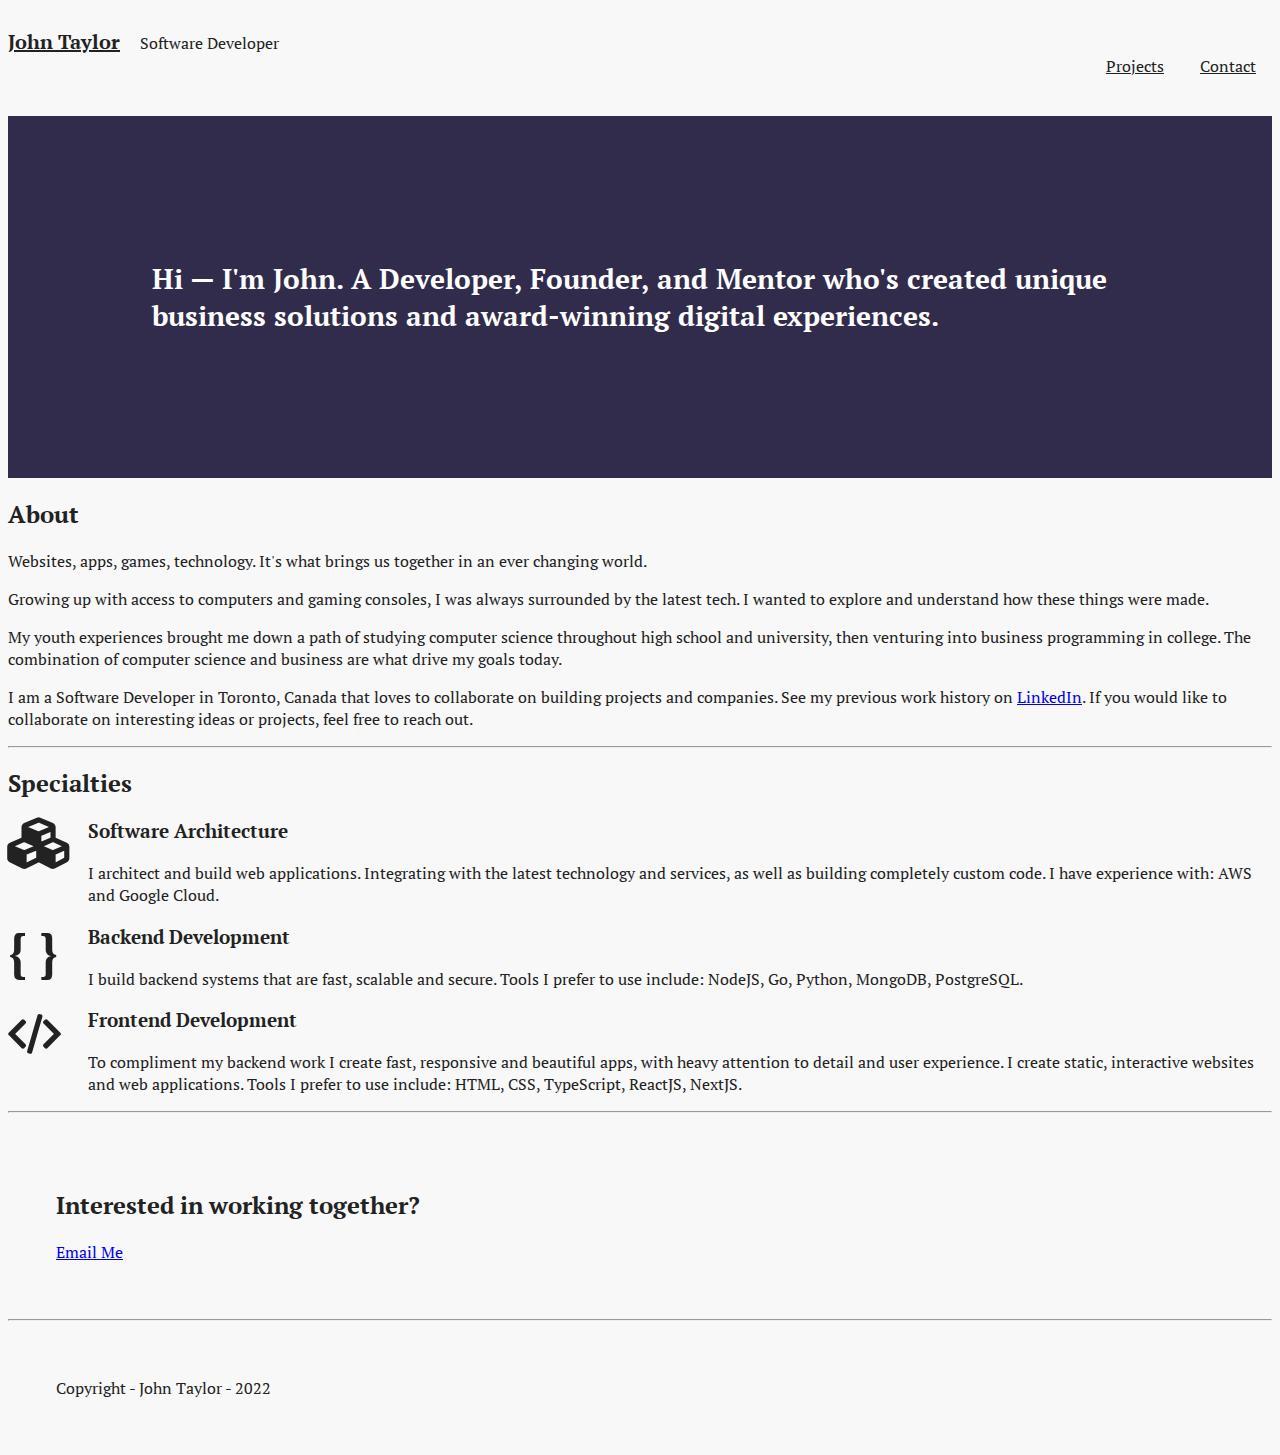
<file: index.html>
<!DOCTYPE html>
<html>
  <head>
    <meta charset="utf-8" />
    <meta content="IE=edge" http-equiv="X-UA-Compatible" />
    <meta
      content="width=device-width, initial-scale=1, minimum-scale=1.0, maximum-scale=1.0, minimal-ui"
      name="viewport"
    />

    <title>John Taylor | Developer, Founder, Mentor</title>

    <meta
      content="Developer, Founder and Mentor in Toronto, Canada crafting towards the future."
      name="description"
    />

    <meta content="summary" name="twitter:card" />
    <meta content="@johntayl89" name="twitter:site" />
    <meta content="@johntayl89" name="twitter:creator" />
    <meta content="https://johntaylor.me" name="twitter:url" />
    <meta content="Home" name="twitter:title" />
    <meta content="" name="twitter:description" />
    <meta content="" name="twitter:image" />

    <link
      crossorigin="anonymous"
      href="https://stackpath.bootstrapcdn.com/bootstrap/4.1.1/css/bootstrap.min.css"
      integrity="sha384-WskhaSGFgHYWDcbwN70/dfYBj47jz9qbsMId/iRN3ewGhXQFZCSftd1LZCfmhktB"
      rel="stylesheet"
    />
    <link
      crossorigin="anonymous"
      href="https://stackpath.bootstrapcdn.com/font-awesome/4.7.0/css/font-awesome.min.css"
      integrity="sha384-wvfXpqpZZVQGK6TAh5PVlGOfQNHSoD2xbE+QkPxCAFlNEevoEH3Sl0sibVcOQVnN"
      rel="stylesheet"
    />
    <link href="/styles/main.css" rel="stylesheet" />
  </head>

  <body>
    <header>
      <div class="container">
        <div class="row">
          <div class="col-lg-6 col-sm-12">
            <a class="header-name" href="/">John Taylor</a>
            <span class="header-skills">Software Developer</span>
          </div>
          <div class="col-lg-6 col-sm-12">
            <ul class="header-links">
              <li class="item">
                <a class="item-link" href="/projects.html">Projects</a>
              </li>
              <li class="item">
                <a class="item-link" href="/contact.html">Contact</a>
              </li>
            </ul>
          </div>
        </div>
      </div>
    </header>

    <div class="tagline-container">
      <div class="container">
        <h1 class="tagline text-center">
          Hi &mdash; I'm John. A Developer, Founder, and Mentor who's created
          unique business solutions and award-winning digital experiences.
        </h1>
      </div>
    </div>

    <div class="container py-5">
      <div class="row">
        <div class="col-lg-10 offset-lg-1 col-sm-12">
          <h2>About</h2>

          <p>
            Websites, apps, games, technology. It's what brings us together in
            an ever changing world.
          </p>
          <p>
            Growing up with access to computers and gaming consoles, I was
            always surrounded by the latest tech. I wanted to explore and
            understand how these things were made.
          </p>

          <p>
            My youth experiences brought me down a path of studying computer
            science throughout high school and university, then venturing into
            business programming in college. The combination of computer science
            and business are what drive my goals today.
          </p>

          <p>
            I am a Software Developer in Toronto, Canada that loves to
            collaborate on building projects and companies. See my previous work
            history on
            <a
              href="https://www.linkedin.com/in/john-taylor-511a1b2b"
              target="_blank"
              >LinkedIn</a
            >. If you would like to collaborate on interesting ideas or
            projects, feel free to reach out.
          </p>
        </div>
      </div>
    </div>

    <hr />

    <div class="container py-5 specialties-container">
      <div class="row">
        <div class="col-lg-10 offset-lg-1 col-sm-12">
          <h2>Specialties</h2>

          <div class="row">
            <div class="col-md-6 col-sm-12 my-5">
              <div class="specialty-icon">
                <i class="fa fa-cubes"></i>
              </div>
              <div class="specialty-description">
                <h3>Software Architecture</h3>
                <p>
                  I architect and build web applications. Integrating with the
                  latest technology and services, as well as building completely
                  custom code. I have experience with: AWS and Google Cloud.
                </p>
              </div>
            </div>

            <div class="col-md-6 col-sm-12 my-5">
              <div class="specialty-icon">
                <span class="brackets">{ }</span>
              </div>
              <div class="specialty-description">
                <h3>Backend Development</h3>
                <p>
                  I build backend systems that are fast, scalable and secure.
                  Tools I prefer to use include: NodeJS, Go, Python, MongoDB,
                  PostgreSQL.
                </p>
              </div>
            </div>
            <div class="col-md-6 col-sm-12 my-5">
              <div class="specialty-icon">
                <i class="fa fa-code"></i>
              </div>
              <div class="specialty-description">
                <h3>Frontend Development</h3>
                <p>
                  To compliment my backend work I create fast, responsive and
                  beautiful apps, with heavy attention to detail and user
                  experience. I create static, interactive websites and web
                  applications. Tools I prefer to use include: HTML, CSS,
                  TypeScript, ReactJS, NextJS.
                </p>
              </div>
            </div>
          </div>
        </div>
      </div>
    </div>

    <div>
      <hr />
      <div class="project-cta text-center">
        <h2>Interested in working together?</h2>

        <a class="btn btn-primary" href="/contact.html">Email Me</a>
      </div>
      <hr />
    </div>

    <footer>
      <div class="text-center">Copyright - John Taylor - 2022</div>
    </footer>

    <!-- Global site tag (gtag.js) - Google Analytics -->
    <script
      async
      src="https://www.googletagmanager.com/gtag/js?id=G-F8GPF3G044"
    ></script>
    <script>
      window.dataLayer = window.dataLayer || [];
      function gtag() {
        window.dataLayer.push(arguments);
      }
      gtag("js", new Date());

      gtag("config", "G-F8GPF3G044");
    </script>
  </body>
</html>
</file>
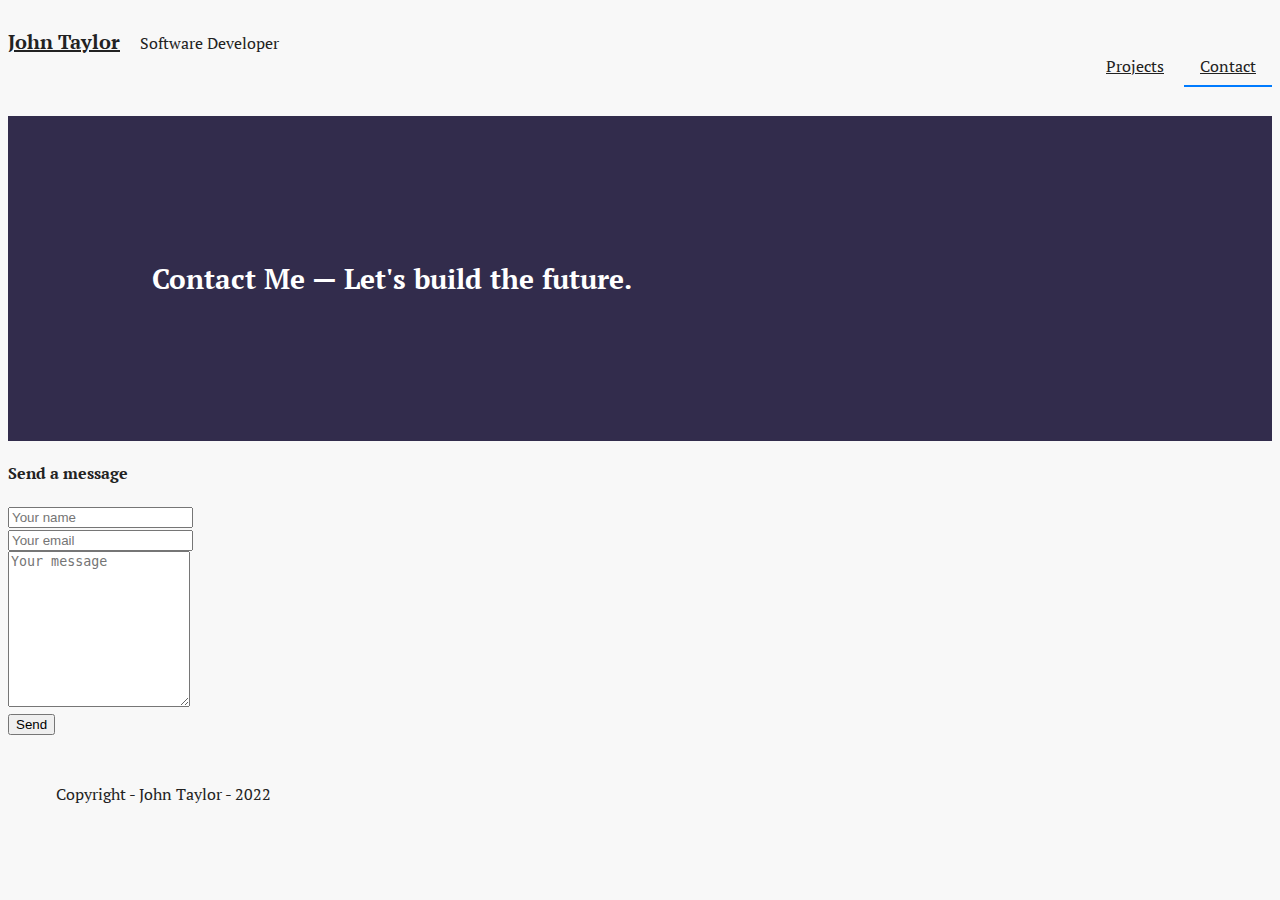
<file: contact.html>
<!DOCTYPE html>
<html>
    <head>
        <meta charset="utf-8"/>
        <meta content="IE=edge" http-equiv="X-UA-Compatible"/>
        <meta content="width=device-width, initial-scale=1, minimum-scale=1.0, maximum-scale=1.0, minimal-ui" name="viewport"/>

        <title>John Taylor | Developer, Founder, Mentor - Projects</title>

        <meta content="Developer, Founder and Mentor in Toronto, Canada crafting towards the future." name="description"/>

        <meta content="summary" name="twitter:card"/>
        <meta content="@johntayl89" name="twitter:site"/>
        <meta content="@johntayl89" name="twitter:creator"/>
        <meta content="https://johntaylor.me" name="twitter:url"/>
        <meta content="Projects" name="twitter:title"/>
        <meta content="The latest and greatest projects I've worked on." name="twitter:description"/>
        <meta content="" name="twitter:image"/>

        <link crossorigin="anonymous" href="https://stackpath.bootstrapcdn.com/bootstrap/4.1.1/css/bootstrap.min.css" integrity="sha384-WskhaSGFgHYWDcbwN70/dfYBj47jz9qbsMId/iRN3ewGhXQFZCSftd1LZCfmhktB" rel="stylesheet"/>
        <link href="/styles/main.css" rel="stylesheet"/>
    </head>

    <body>
        <header>
            <div class="container">
                <div class="row">
                    <div class="col-lg-6 col-sm-12">
                        <a class="header-name" href="/">John Taylor</a>
                        <span class="header-skills">Software Developer</span>
                    </div>
                    <div class="col-lg-6 col-sm-12">
                        <ul class="header-links">
                            <li class="item">
                                <a class="item-link" href="/projects.html">Projects</a>
                            </li>
                            <li class="item">
                                <a class="item-link active" href="/contact.html">Contact</a>
                            </li>
                        </ul>
                    </div>
                </div>
            </div>
        </header>

        <div class="tagline-container">
            <div class="container">
                <h1 class="tagline text-center">
                    Contact Me &mdash; Let's build the future.
                </h1>
            </div>
        </div>

        <div class="container py-5">
            <div class="row">
                <div class="col-lg-8 offset-lg-2">
                    <h4 class="mb-4">Send a message</h4>

                    <form action="https://formspree.io/jt@johntaylor.me" class="contact-form" method="POST">
                        <div class="row">
                            <div class="col-lg-6 col-sm-12">
                                <div class="form-group">
                                    <input class="form-control" name="name" placeholder="Your name" type="text"/>
                                </div>
                            </div>
                            <div class="col-lg-6 col-sm-12">
                                <div class="form-group">
                                    <input class="form-control" name="email" placeholder="Your email" type="text"/>
                                </div>
                            </div>
                        </div>

                        <div class="row">
                            <div class="col-12">
                                <textarea class="form-control" id="" name="message" placeholder="Your message" rows="10"></textarea>
                            </div>
                        </div>

                        <div class="row">
                            <div class="col-12 text-center">
                                <input class="btn btn-primary my-4" type="submit" value="Send"/>
                            </div>
                        </div>
                    </form>
                </div>
            </div>
        </div>

        <footer>
            <div class="text-center">Copyright - John Taylor - 2022</div>
        </footer>
        <!-- Global site tag (gtag.js) - Google Analytics -->
        <script async src="https://www.googletagmanager.com/gtag/js?id=G-F8GPF3G044"></script>
        <script>
  window.dataLayer = window.dataLayer || [];
  function gtag(){window.dataLayer.push(arguments);}
  gtag('js', new Date());

  gtag('config', 'G-F8GPF3G044');
</script>
    </body>
</html>
</file>
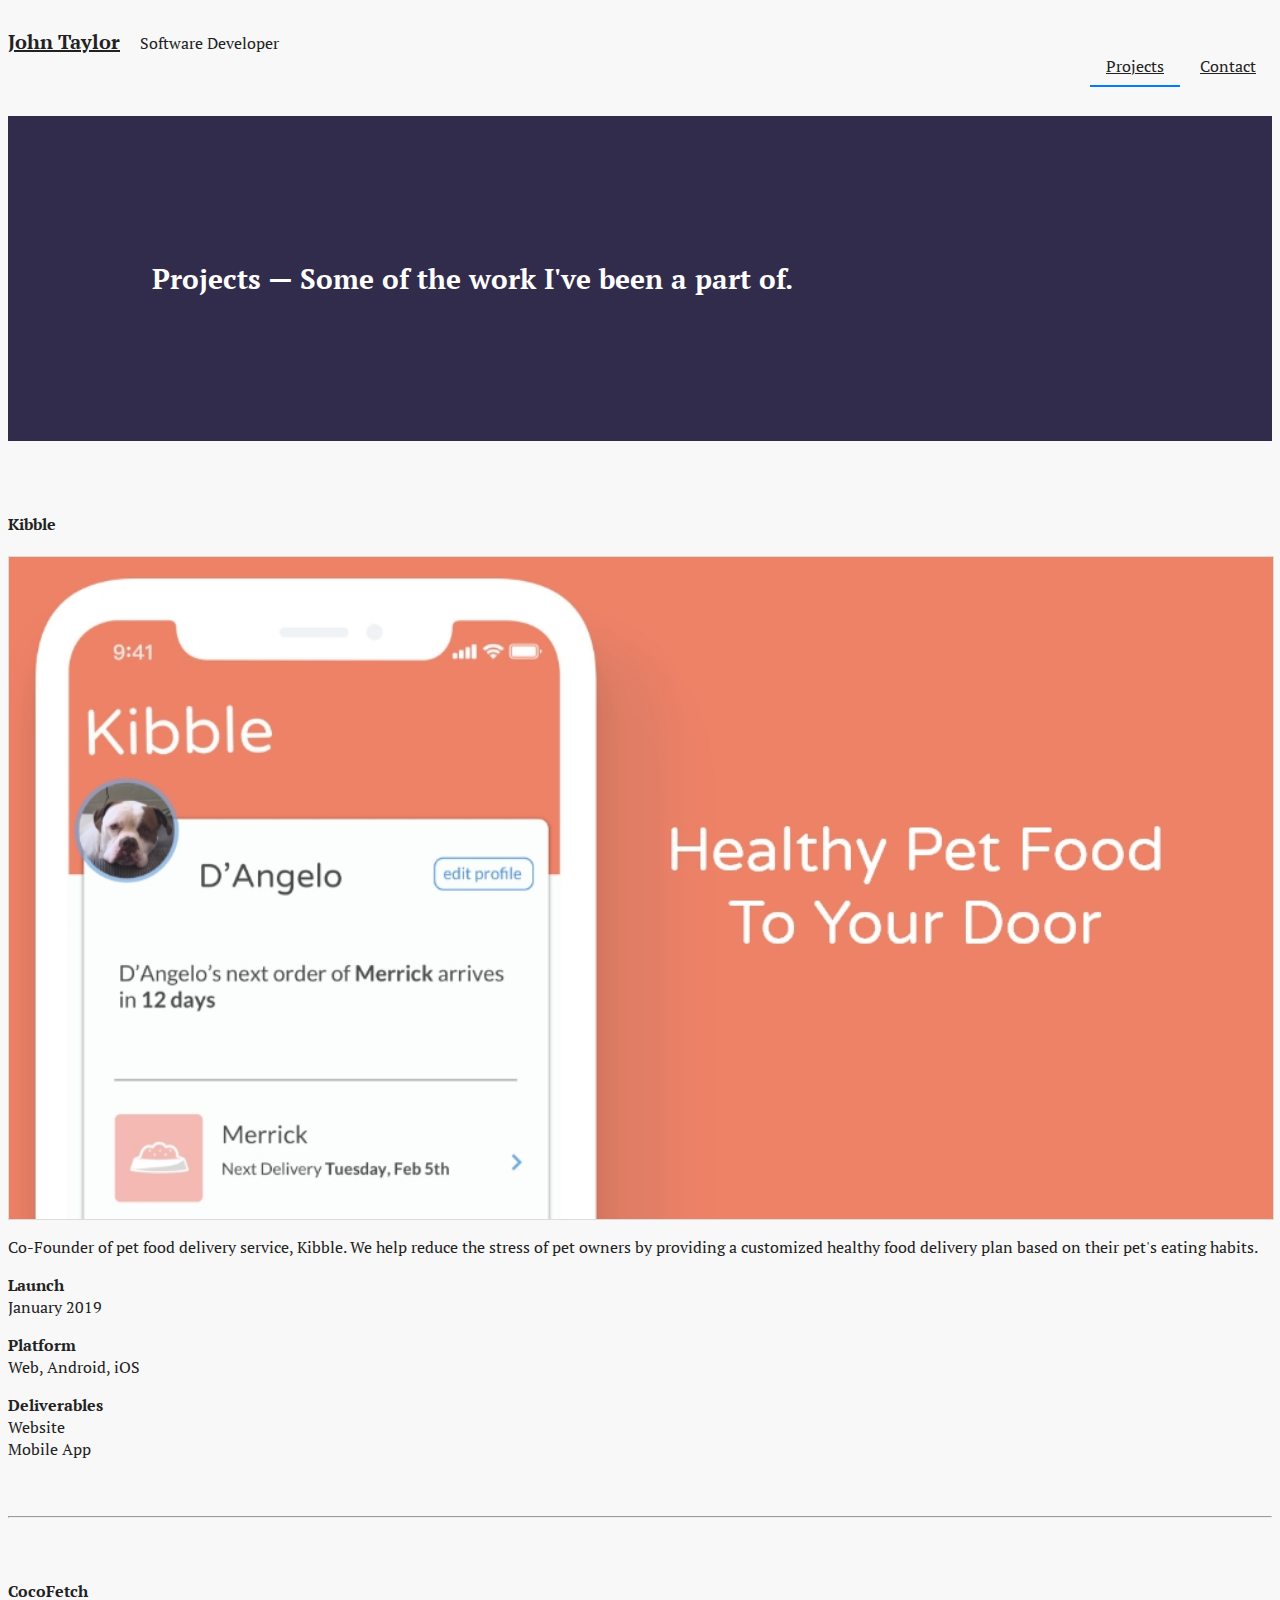
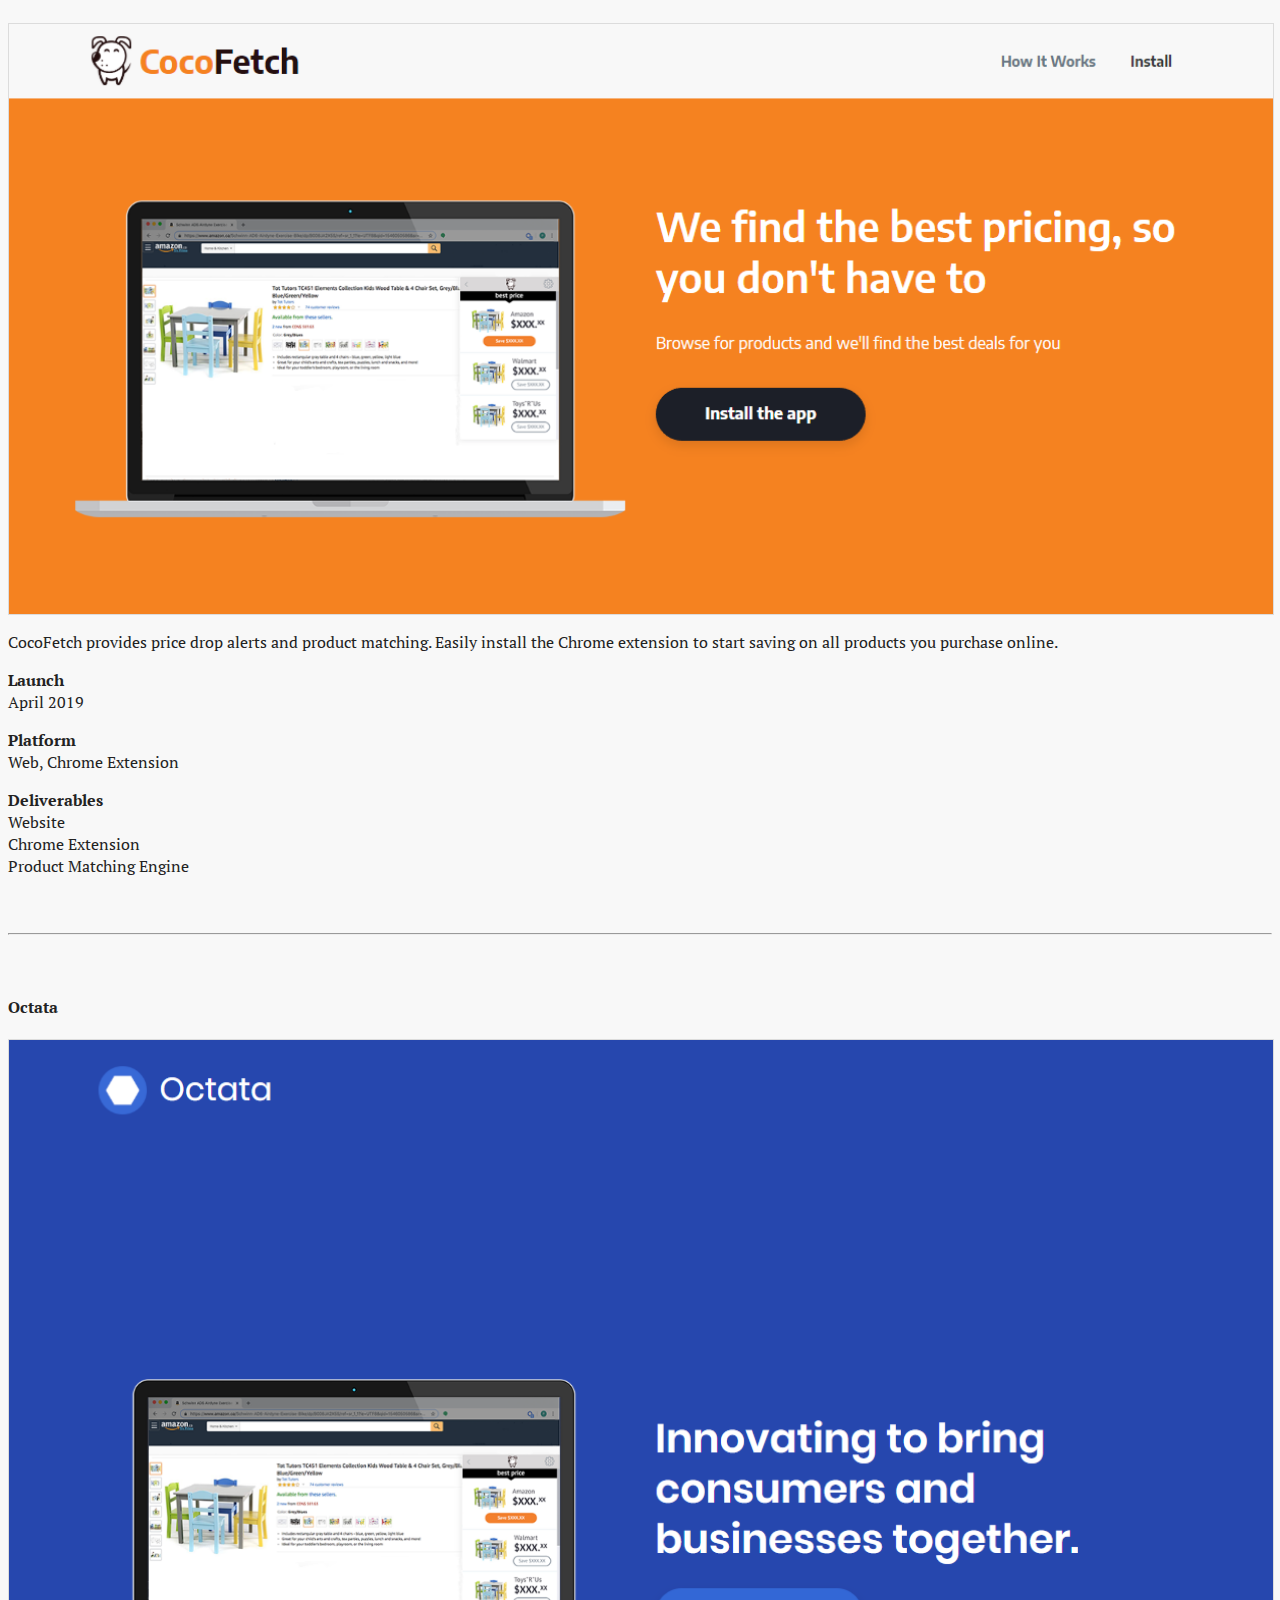
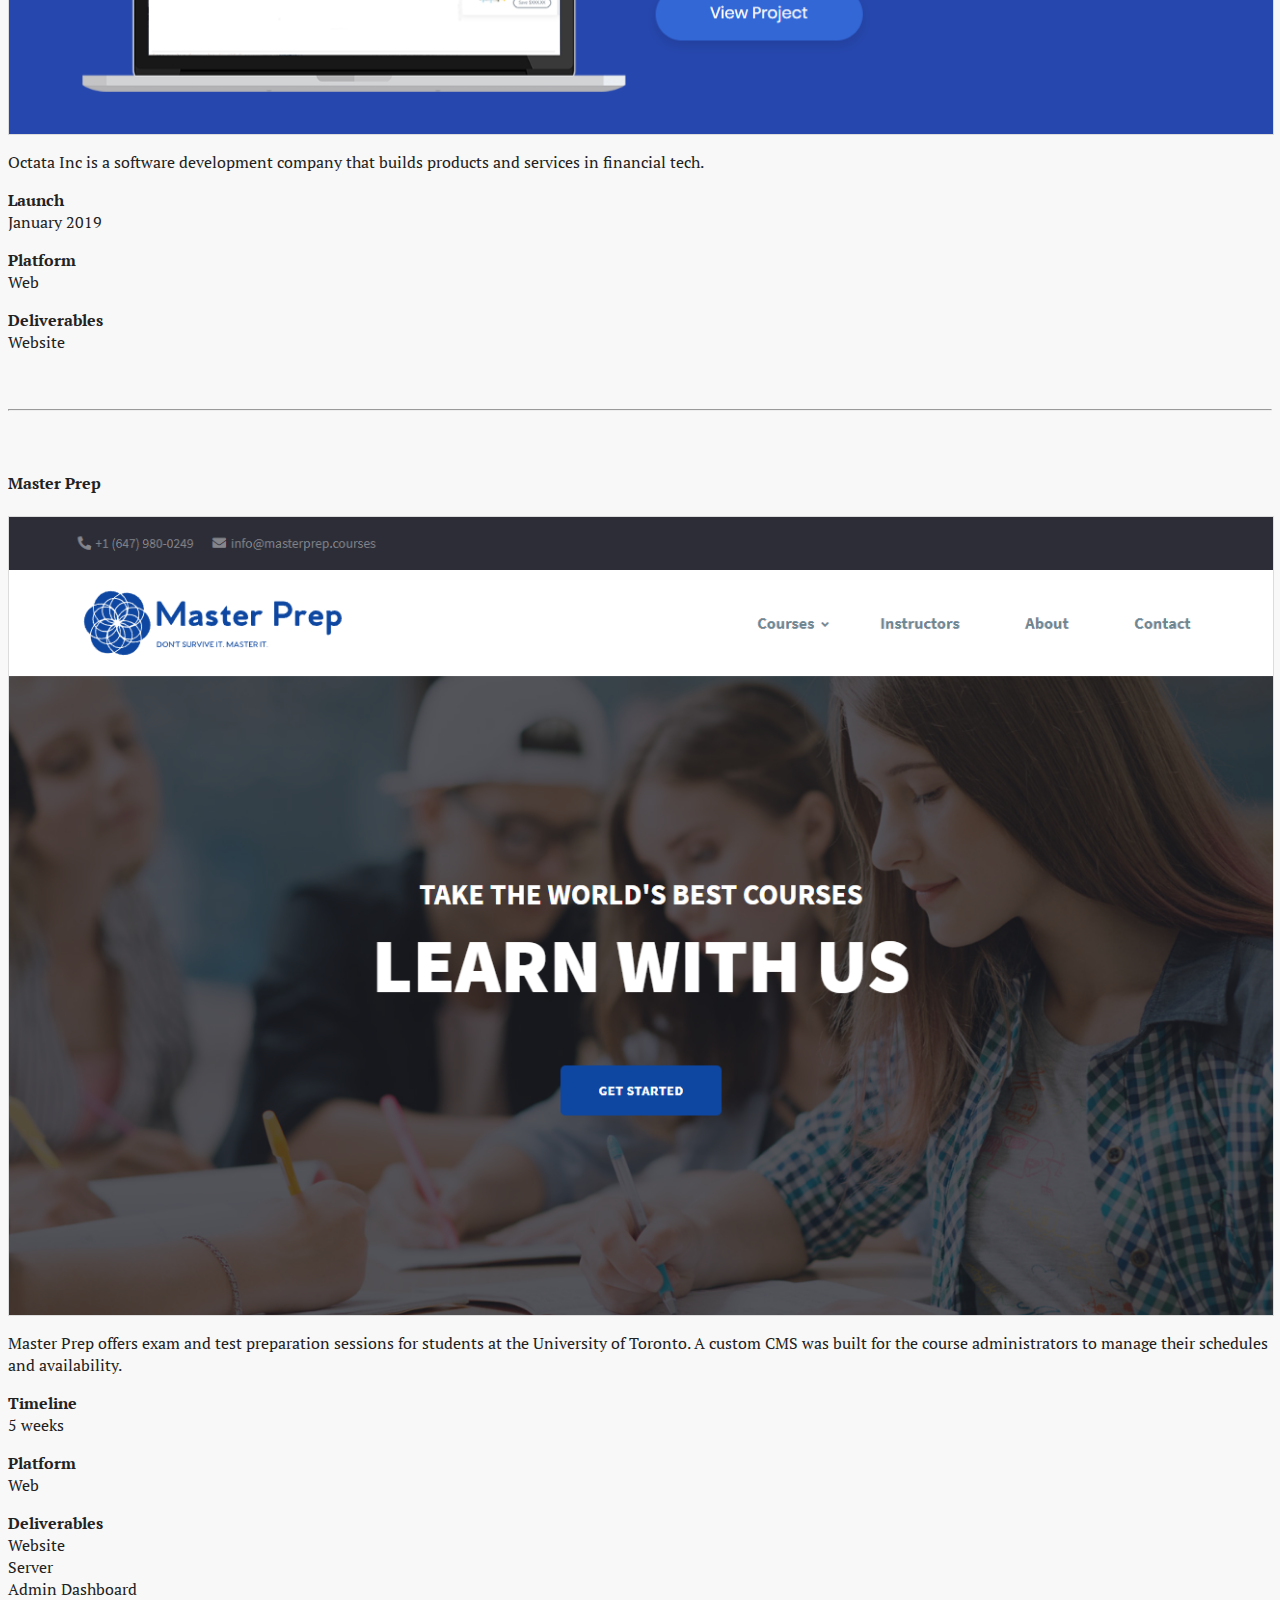
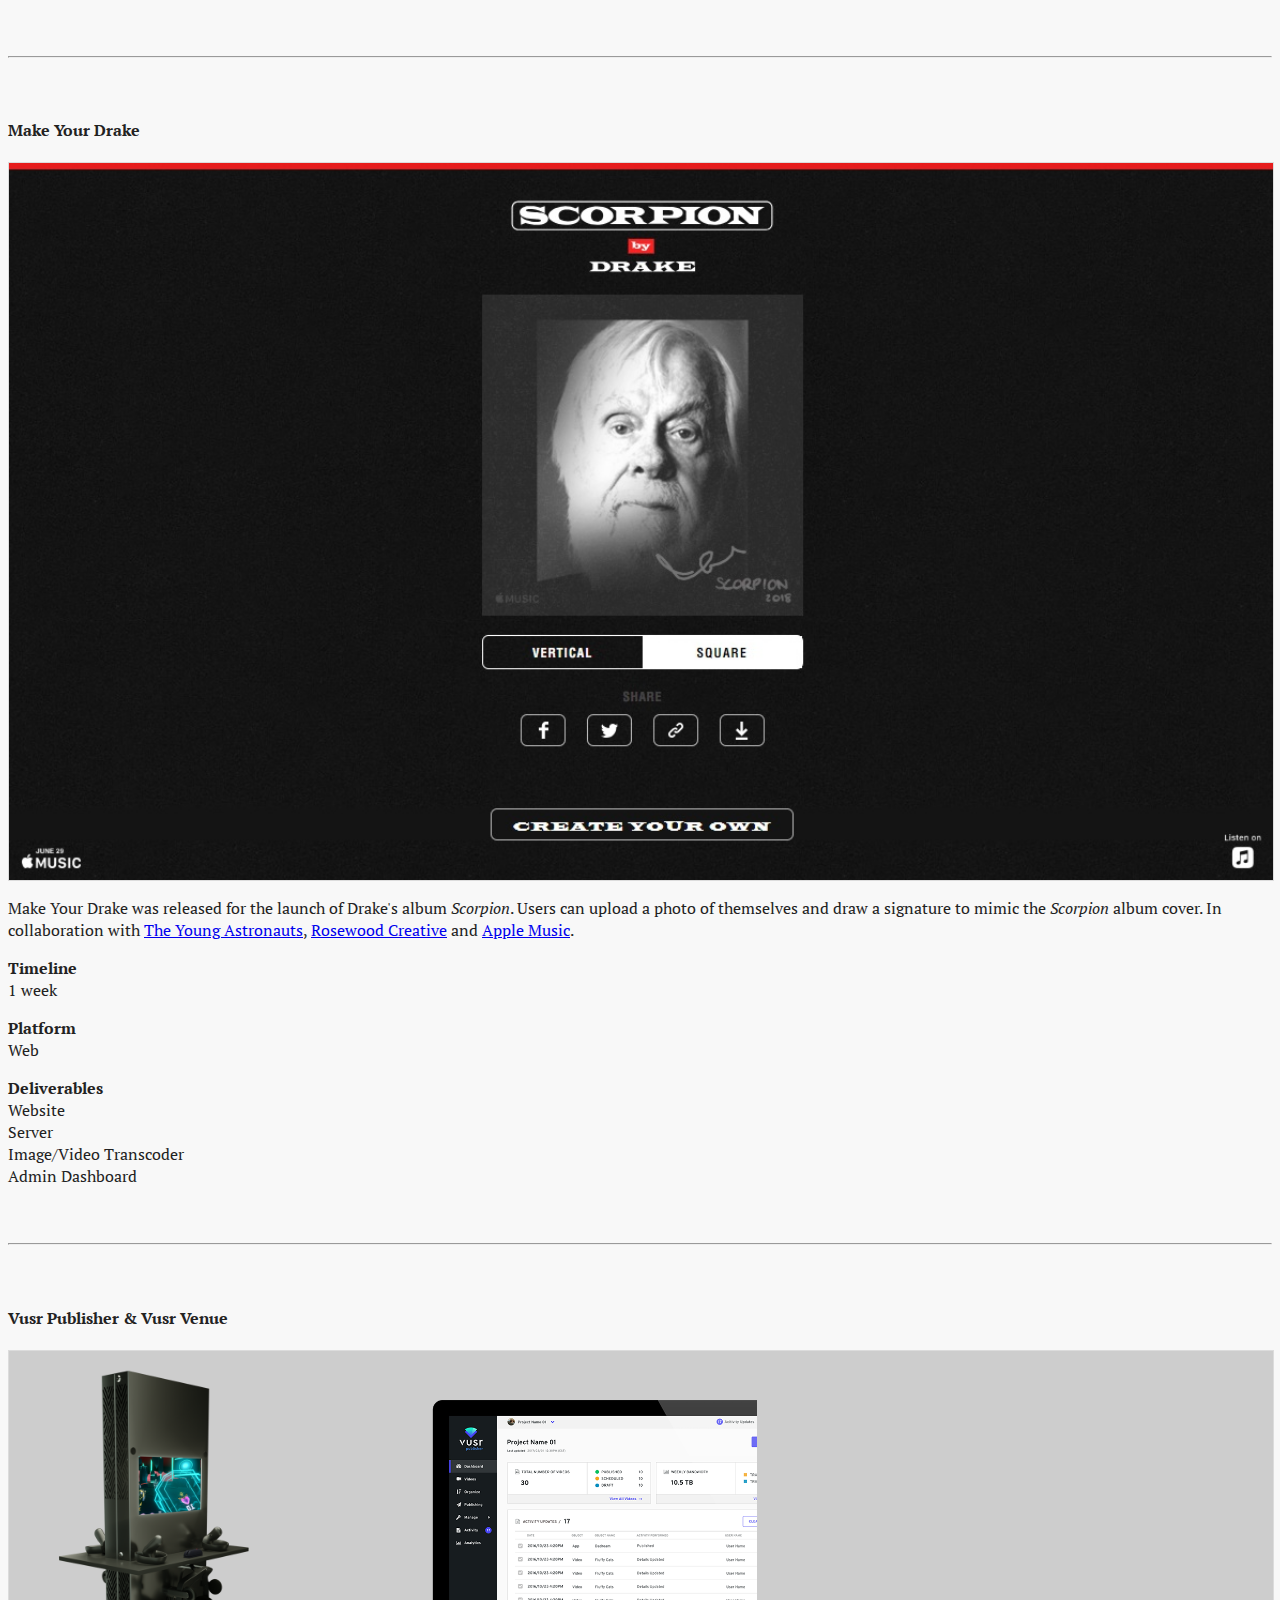
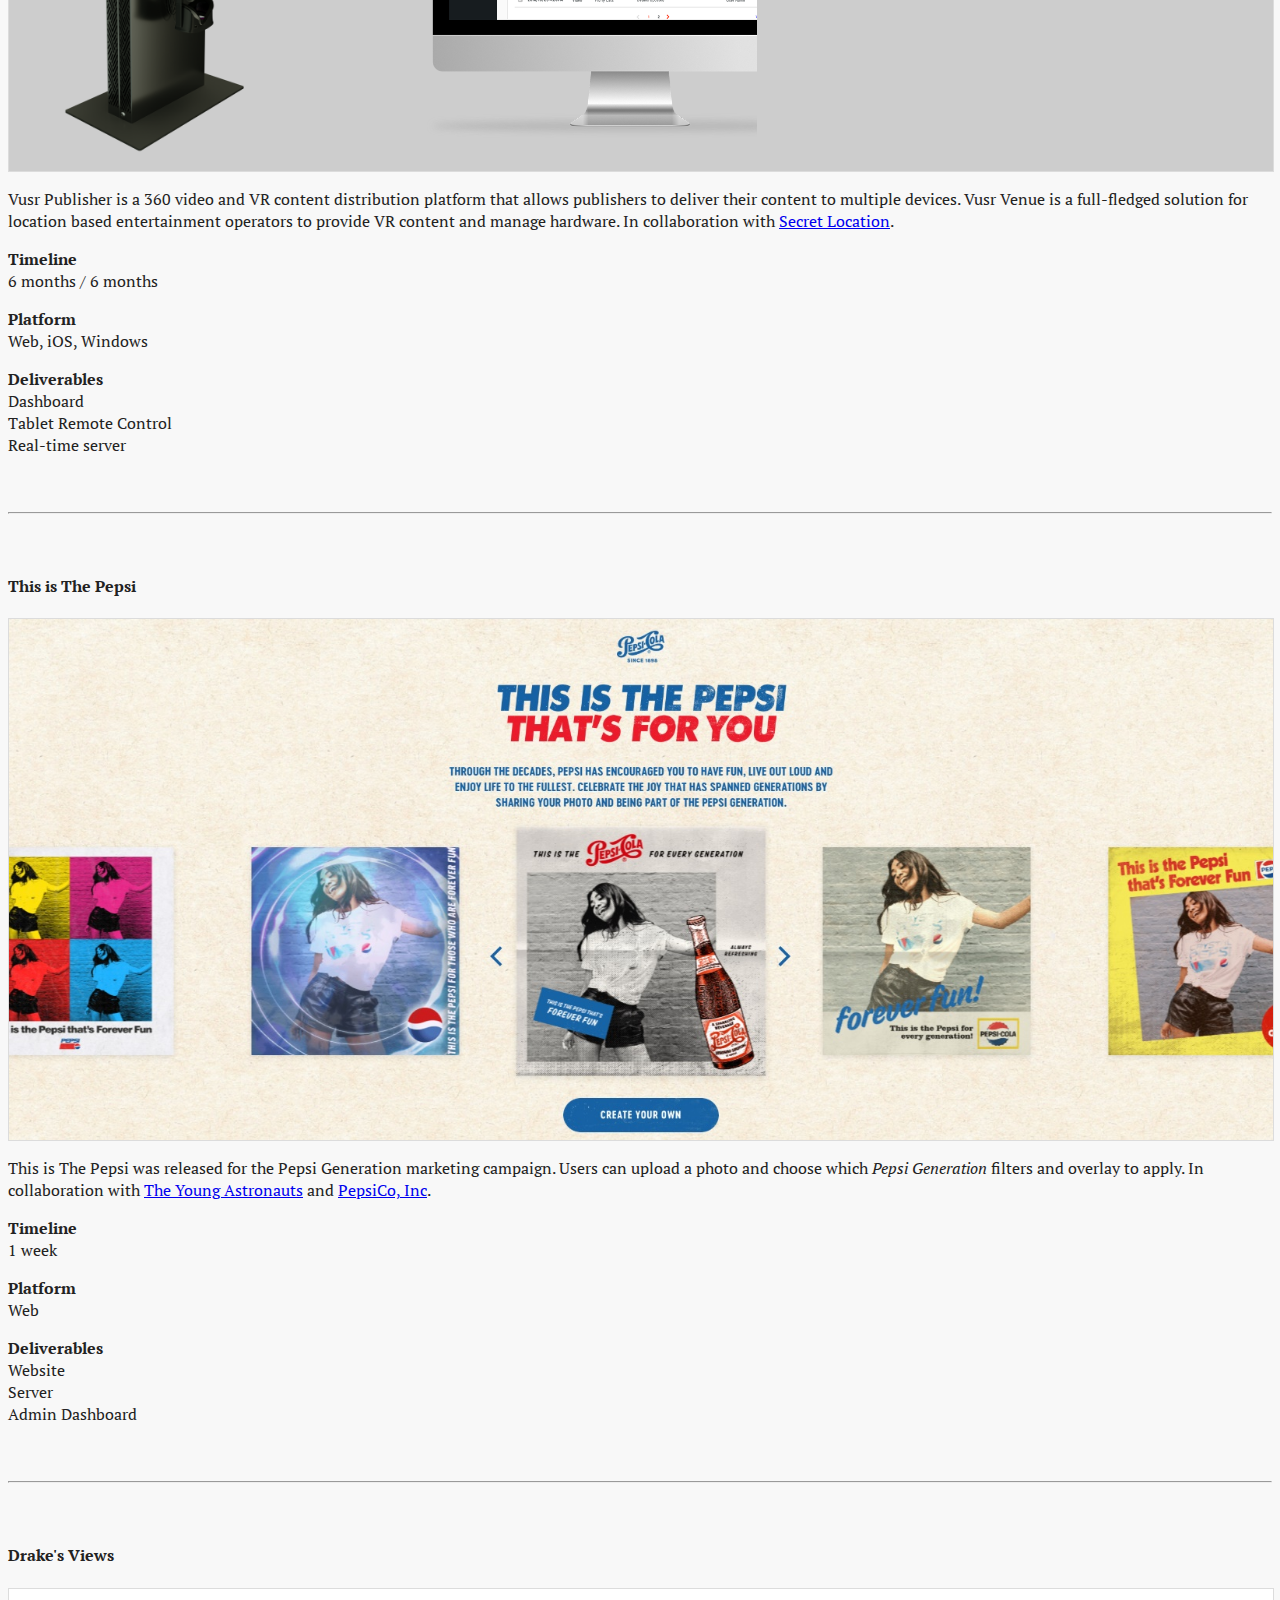
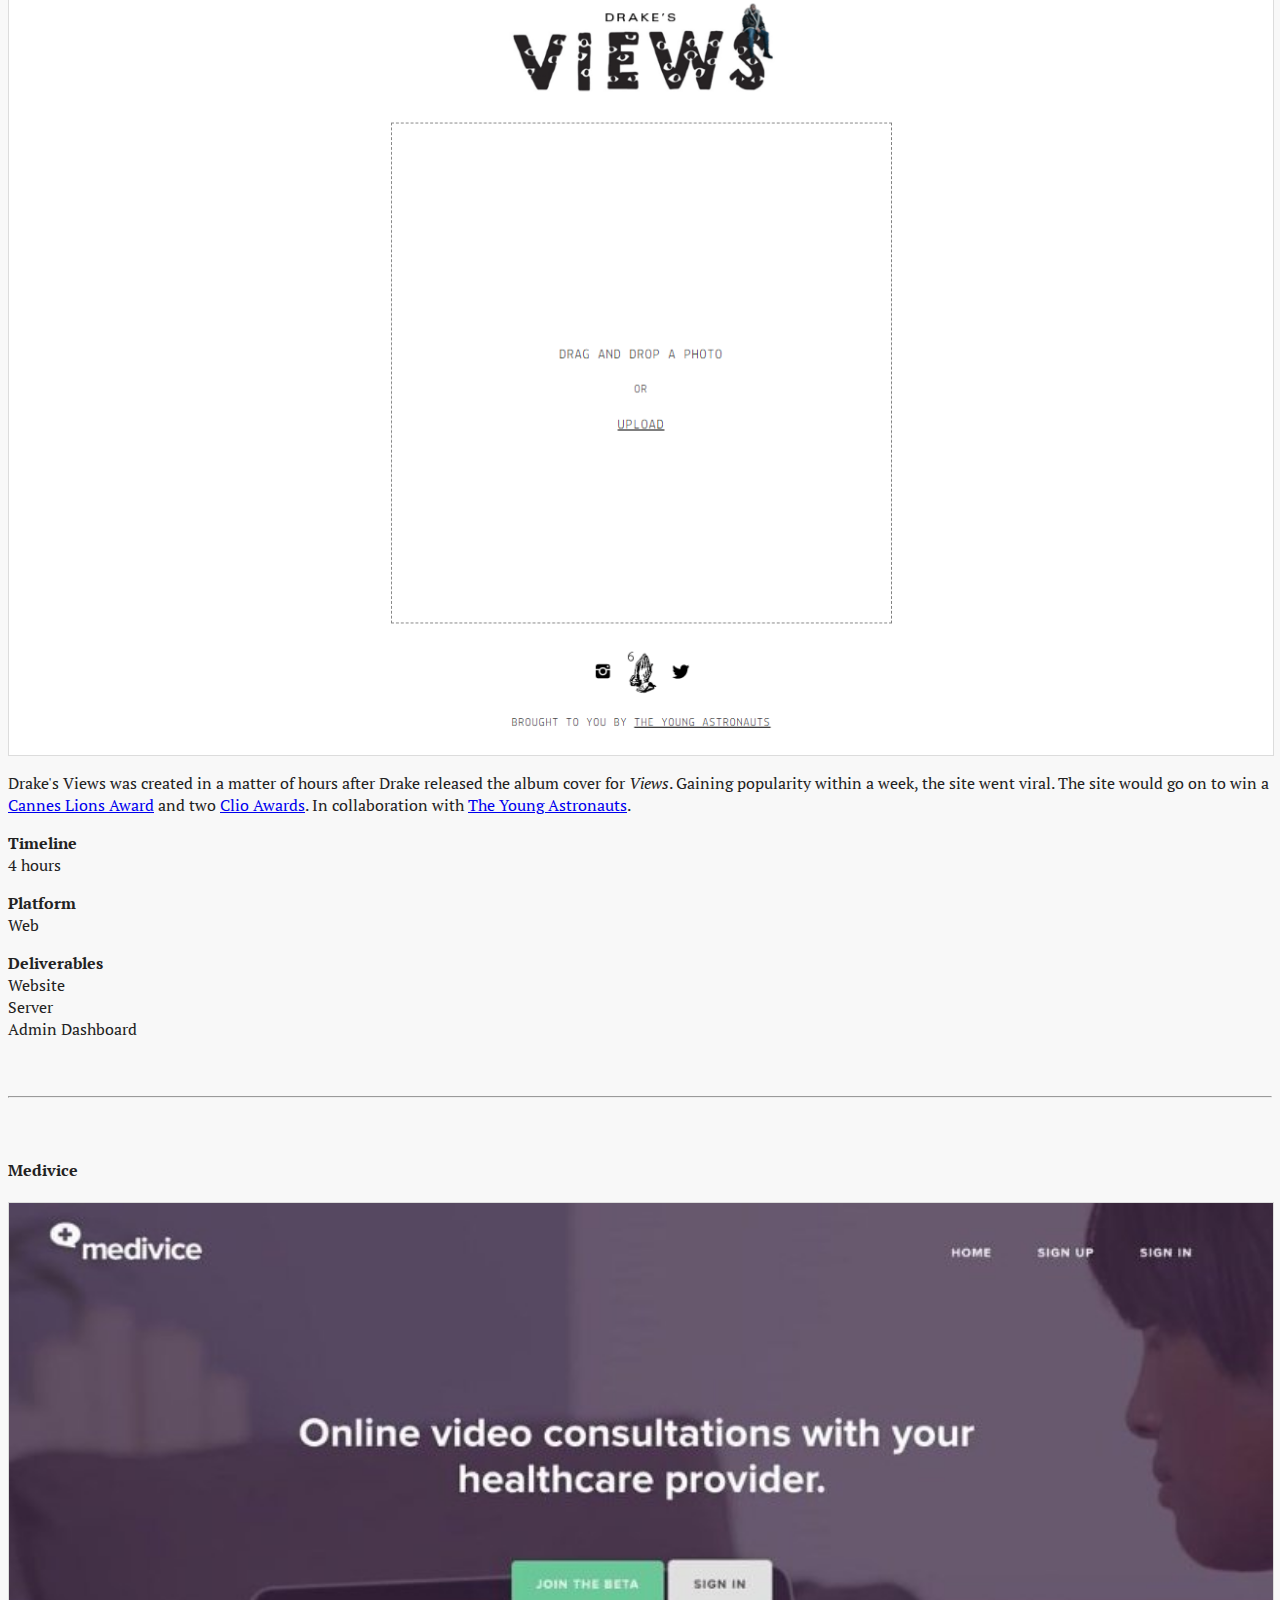
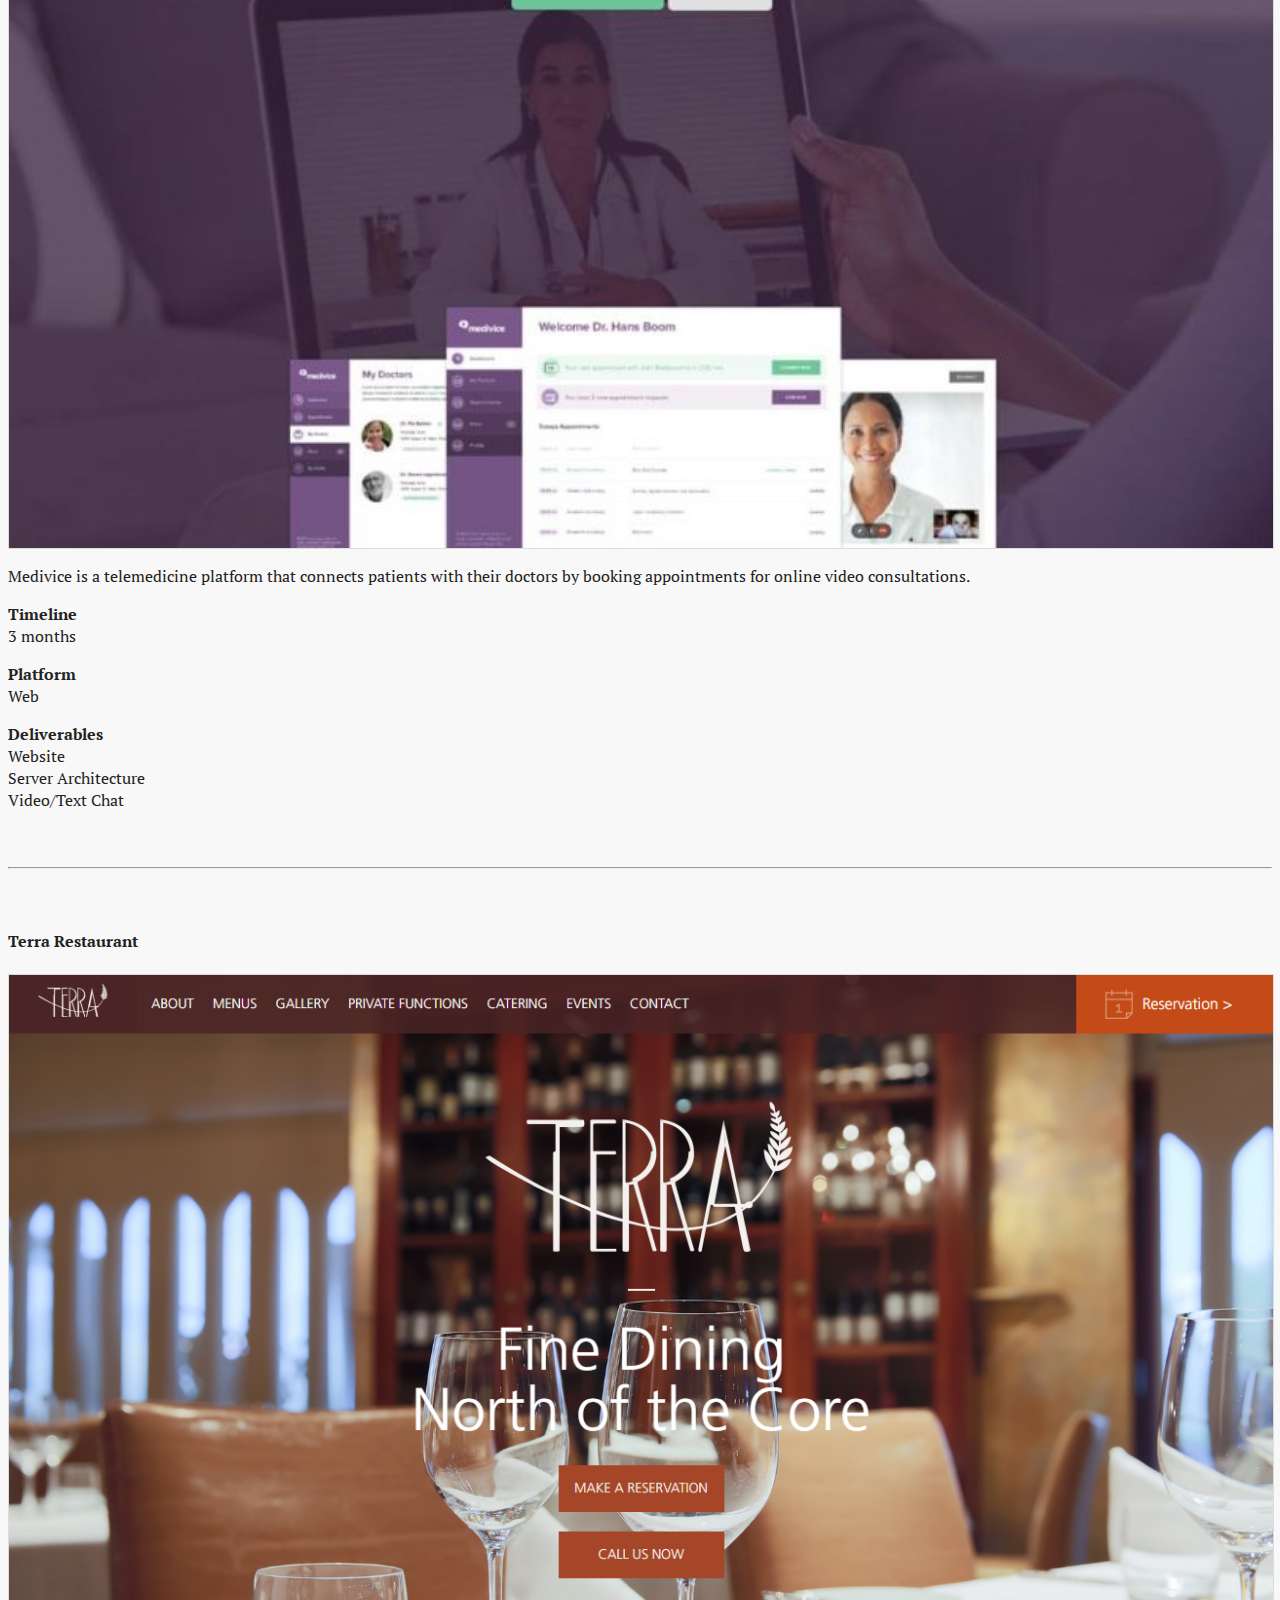
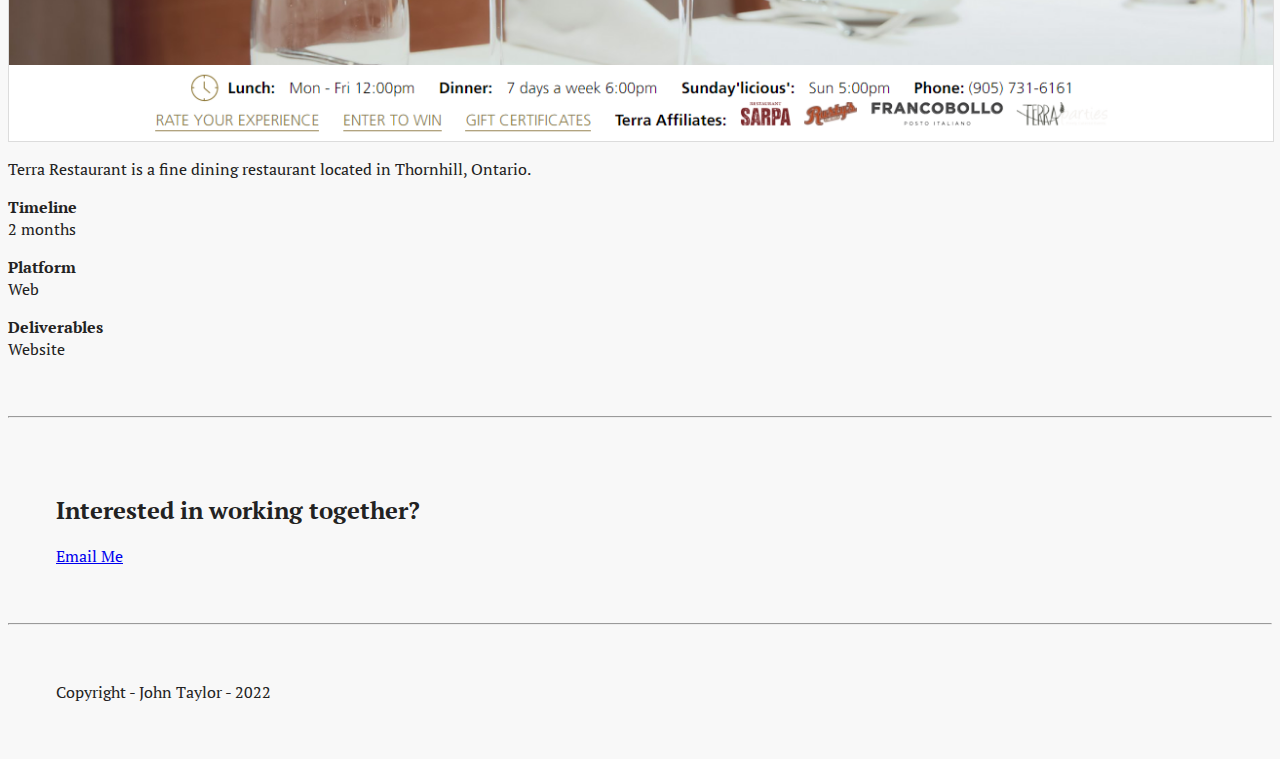
<file: projects.html>
<!DOCTYPE html>
<html>
    <head>
        <meta charset="utf-8"/>
        <meta content="IE=edge" http-equiv="X-UA-Compatible"/>
        <meta content="width=device-width, initial-scale=1, minimum-scale=1.0, maximum-scale=1.0, minimal-ui" name="viewport"/>

        <title>John Taylor | Developer, Founder, Mentor - Projects</title>

        <meta content="Developer, Founder and Mentor in Toronto, Canada crafting towards the future." name="description"/>

        <meta content="summary" name="twitter:card"/>
        <meta content="@johntayl89" name="twitter:site"/>
        <meta content="@johntayl89" name="twitter:creator"/>
        <meta content="https://johntaylor.me" name="twitter:url"/>
        <meta content="Projects" name="twitter:title"/>
        <meta content="The latest and greatest projects I've worked on." name="twitter:description"/>
        <meta content="" name="twitter:image"/>

        <link crossorigin="anonymous" href="https://stackpath.bootstrapcdn.com/bootstrap/4.1.1/css/bootstrap.min.css" integrity="sha384-WskhaSGFgHYWDcbwN70/dfYBj47jz9qbsMId/iRN3ewGhXQFZCSftd1LZCfmhktB" rel="stylesheet"/>
        <link href="/styles/main.css" rel="stylesheet"/>
    </head>

    <body>
        <header>
            <div class="container">
                <div class="row">
                    <div class="col-lg-6 col-sm-12">
                        <a class="header-name" href="/">John Taylor</a>
                        <span class="header-skills">Software Developer</span>
                    </div>
                    <div class="col-lg-6 col-sm-12">
                        <ul class="header-links">
                            <li class="item">
                                <a class="item-link active" href="/projects.html">Projects</a>
                            </li>
                            <li class="item">
                                <a class="item-link" href="/contact.html">Contact</a>
                            </li>
                        </ul>
                    </div>
                </div>
            </div>
        </header>

        <div class="tagline-container">
            <div class="container">
                <h1 class="tagline text-center">
                    Projects &mdash; Some of the work I've been a part of.
                </h1>
            </div>
        </div>

        <div class="container project">
            <div class="row">
                <div class="col-lg-8 offset-lg-2">
                    <h4>Kibble</h4>

                    <a class="project-image" href="https://www.kibble.io" target="_blank">
                        <img alt="" src="/images/kibble.jpg"/>
                        <div class="project-overlay">
                            <div class="link">View Project &rarr;</div>
                        </div>
                    </a>

                    <p>
                        Co-Founder of pet food delivery service, Kibble. We help reduce the
                                                            stress of pet owners by providing a customized healthy food delivery
                                                            plan based on their pet's eating habits.
                    </p>

                    <div class="row">
                        <div class="col-lg-4 col-sm-6">
                            <p class="small">
                                <b>Launch</b><br/>
                                January 2019
                            </p>
                        </div>
                        <div class="col-lg-4 col-sm-6">
                            <p class="small">
                                <b>Platform</b><br/>
                                Web, Android, iOS
                            </p>
                        </div>
                        <div class="col-lg-4 col-sm-6">
                            <p class="small">
                                <b>Deliverables</b><br/>
                                Website<br/>
                                Mobile App<br/>
                            </p>
                        </div>
                    </div>
                </div>
            </div>
        </div>

        <hr/>

        <div class="container project">
            <div class="row">
                <div class="col-lg-8 offset-lg-2">
                    <h4>CocoFetch</h4>

                    <a class="project-image" href="https://www.cocofetch.com/" target="_blank">
                        <img alt="" src="/images/cocofetch.png"/>
                        <div class="project-overlay">
                            <div class="link">View Project &rarr;</div>
                        </div>
                    </a>

                    <p>
                        CocoFetch provides price drop alerts and product matching. Easily
                                                            install the Chrome extension to start saving on all products you
                                                            purchase online.
                    </p>

                    <div class="row">
                        <div class="col-lg-4 col-sm-6">
                            <p class="small">
                                <b>Launch</b><br/>
                                April 2019
                            </p>
                        </div>
                        <div class="col-lg-4 col-sm-6">
                            <p class="small">
                                <b>Platform</b><br/>
                                Web, Chrome Extension
                            </p>
                        </div>
                        <div class="col-lg-4 col-sm-6">
                            <p class="small">
                                <b>Deliverables</b><br/>
                                Website<br/>
                                Chrome Extension<br/>
                                Product Matching Engine<br/>
                            </p>
                        </div>
                    </div>
                </div>
            </div>
        </div>

        <hr/>

        <div class="container project">
            <div class="row">
                <div class="col-lg-8 offset-lg-2">
                    <h4>Octata</h4>

                    <a class="project-image" href="https://www.octata.com/" target="_blank">
                        <img alt="" src="/images/octata.png"/>
                        <div class="project-overlay">
                            <div class="link">View Project &rarr;</div>
                        </div>
                    </a>

                    <p>
                        Octata Inc is a software development company that builds products
                                                            and services in financial tech.
                    </p>

                    <div class="row">
                        <div class="col-lg-4 col-sm-6">
                            <p class="small">
                                <b>Launch</b><br/>
                                January 2019
                            </p>
                        </div>
                        <div class="col-lg-4 col-sm-6">
                            <p class="small">
                                <b>Platform</b><br/>
                                Web
                            </p>
                        </div>
                        <div class="col-lg-4 col-sm-6">
                            <p class="small">
                                <b>Deliverables</b><br/>
                                Website<br/>
                            </p>
                        </div>
                    </div>
                </div>
            </div>
        </div>

        <hr/>

        <div class="container project">
            <div class="row">
                <div class="col-lg-8 offset-lg-2">
                    <h4>Master Prep</h4>

                    <a class="project-image" href="https://www.masterprep.courses/" target="_blank">
                        <img alt="" src="/images/masterprep.png"/>
                        <div class="project-overlay">
                            <div class="link">View Project &rarr;</div>
                        </div>
                    </a>

                    <p>
                        Master Prep offers exam and test preparation sessions for students
                                                            at the University of Toronto. A custom CMS was built for the course
                                                            administrators to manage their schedules and availability.
                    </p>

                    <div class="row">
                        <div class="col-lg-4 col-sm-6">
                            <p class="small">
                                <b>Timeline</b><br/>
                                5 weeks
                            </p>
                        </div>
                        <div class="col-lg-4 col-sm-6">
                            <p class="small">
                                <b>Platform</b><br/>
                                Web
                            </p>
                        </div>
                        <div class="col-lg-4 col-sm-6">
                            <p class="small">
                                <b>Deliverables</b><br/>
                                Website<br/>
                                Server<br/>
                                Admin Dashboard
                            </p>
                        </div>
                    </div>
                </div>
            </div>
        </div>

        <hr/>

        <div class="container project">
            <div class="row">
                <div class="col-lg-8 offset-lg-2">
                    <h4>Make Your Drake</h4>

                    <a class="project-image" href="https://makeyourdrake.com" target="_blank">
                        <img alt="" src="/images/makeyourdrake.jpg"/>
                        <div class="project-overlay">
                            <div class="link">View Project &rarr;</div>
                        </div>
                    </a>

                    <p>
                        Make Your Drake was released for the launch of Drake's album
                        <i>Scorpion</i>. Users can upload a photo of themselves and draw a
                                                                    signature to mimic the
                        <i>Scorpion</i>
                        album cover. In collaboration
                                                            with
                        <a href="http://theyoungastronauts.com" target="_blank">The Young Astronauts</a>,
                        <a href="http://www.rosewoodcreative.com/" target="_blank">Rosewood Creative</a>
                        and
                        <a href="https://www.apple.com/ca/apple-music/" target="_blank">Apple Music</a>.
                    </p>

                    <div class="row">
                        <div class="col-lg-4 col-sm-6">
                            <p class="small">
                                <b>Timeline</b><br/>
                                1 week
                            </p>
                        </div>
                        <div class="col-lg-4 col-sm-6">
                            <p class="small">
                                <b>Platform</b><br/>
                                Web
                            </p>
                        </div>
                        <div class="col-lg-4 col-sm-6">
                            <p class="small">
                                <b>Deliverables</b><br/>
                                Website<br/>
                                Server<br/>
                                Image/Video Transcoder<br/>
                                Admin Dashboard
                            </p>
                        </div>
                    </div>
                </div>
            </div>
        </div>

        <hr/>

        <div class="container project">
            <div class="row">
                <div class="col-lg-8 offset-lg-2">
                    <h4>Vusr Publisher &amp; Vusr Venue</h4>

                    <a class="project-image absolute" href="https://vusr.co/" target="_blank">
                        <img alt="" src="/images/vusr-lbe.png"/>
                        <img alt="" class="cms-image" src="/images/vusr-cms.png"/>
                        <div class="project-overlay">
                            <div class="link">View Project &rarr;</div>
                        </div>
                    </a>

                    <p>
                        Vusr Publisher is a 360 video and VR content distribution platform
                                                            that allows publishers to deliver their content to multiple devices.
                                                            Vusr Venue is a full-fledged solution for location based
                                                            entertainment operators to provide VR content and manage hardware.
                                                            In collaboration with
                        <a href="https://secretlocation.com/">Secret Location</a>.
                    </p>

                    <div class="row">
                        <div class="col-lg-4 col-sm-6">
                            <p class="small">
                                <b>Timeline</b><br/>
                                6 months / 6 months
                            </p>
                        </div>
                        <div class="col-lg-4 col-sm-6">
                            <p class="small">
                                <b>Platform</b><br/>
                                Web, iOS, Windows
                            </p>
                        </div>
                        <div class="col-lg-4 col-sm-6">
                            <p class="small">
                                <b>Deliverables</b><br/>
                                Dashboard<br/>
                                Tablet Remote Control<br/>
                                Real-time server<br/>
                            </p>
                        </div>
                    </div>
                </div>
            </div>
        </div>

        <hr/>

        <div class="container project">
            <div class="row">
                <div class="col-lg-8 offset-lg-2">
                    <h4>This is The Pepsi</h4>

                    <a class="project-image" href="https://thisisthepepsi.com" target="_blank">
                        <img alt="" src="/images/pepsi.jpg"/>
                        <div class="project-overlay">
                            <div class="link">View Project &rarr;</div>
                        </div>
                    </a>

                    <p>
                        This is The Pepsi was released for the Pepsi Generation marketing
                                                            campaign. Users can upload a photo and choose which
                        <i>Pepsi Generation</i>
                        filters and overlay to apply. In
                                                            collaboration with
                        <a href="http://theyoungastronauts.com" target="_blank">The Young Astronauts</a>
                        and
                        <a href="https://www.pepsi.com" target="_blank">PepsiCo, Inc</a>.
                    </p>

                    <div class="row">
                        <div class="col-lg-4 col-sm-6">
                            <p class="small">
                                <b>Timeline</b><br/>
                                1 week
                            </p>
                        </div>
                        <div class="col-lg-4 col-sm-6">
                            <p class="small">
                                <b>Platform</b><br/>
                                Web
                            </p>
                        </div>
                        <div class="col-lg-4 col-sm-6">
                            <p class="small">
                                <b>Deliverables</b><br/>
                                Website<br/>
                                Server<br/>
                                Admin Dashboard
                            </p>
                        </div>
                    </div>
                </div>
            </div>
        </div>

        <hr/>

        <div class="container project">
            <div class="row">
                <div class="col-lg-8 offset-lg-2">
                    <h4>Drake's Views</h4>

                    <a class="project-image" href="https://drakesviews.com" target="_blank">
                        <img alt="" src="/images/drakesviews.png"/>
                        <div class="project-overlay">
                            <div class="link">View Project &rarr;</div>
                        </div>
                    </a>

                    <p>
                        Drake's Views was created in a matter of hours after Drake released
                                                            the album cover for
                        <i>Views</i>. Gaining popularity within a week,
                                                                    the site went viral. The site would go on to win a
                        <a href="http://strategyonline.ca/2017/06/21/cannes-2017-more-hot-lion-bling-for-canada/" target="_blank">Cannes Lions Award</a>
                        and two
                        <a href="http://strategyonline.ca/2017/09/12/fcb-big-winner-at-the-clios/" target="_blank">Clio Awards</a>. In collaboration with
                        <a href="http://theyoungastronauts.com" target="_blank">The Young Astronauts</a>.
                    </p>

                    <div class="row">
                        <div class="col-lg-4 col-sm-6">
                            <p class="small">
                                <b>Timeline</b><br/>
                                4 hours
                            </p>
                        </div>
                        <div class="col-lg-4 col-sm-6">
                            <p class="small">
                                <b>Platform</b><br/>
                                Web
                            </p>
                        </div>
                        <div class="col-lg-4 col-sm-6">
                            <p class="small">
                                <b>Deliverables</b><br/>
                                Website<br/>
                                Server<br/>
                                Admin Dashboard
                            </p>
                        </div>
                    </div>
                </div>
            </div>
        </div>

        <hr/>

        <div class="container project">
            <div class="row">
                <div class="col-lg-8 offset-lg-2">
                    <h4>Medivice</h4>

                    <div class="project-image">
                        <img alt="" src="/images/medivice.jpg"/>
                    </div>

                    <p>
                        Medivice is a telemedicine platform that connects patients with
                                                            their doctors by booking appointments for online video
                                                            consultations.
                    </p>

                    <div class="row">
                        <div class="col-lg-4 col-sm-6">
                            <p class="small">
                                <b>Timeline</b><br/>
                                3 months
                            </p>
                        </div>
                        <div class="col-lg-4 col-sm-6">
                            <p class="small">
                                <b>Platform</b><br/>
                                Web
                            </p>
                        </div>
                        <div class="col-lg-4 col-sm-6">
                            <p class="small">
                                <b>Deliverables</b><br/>
                                Website<br/>
                                Server Architecture<br/>
                                Video/Text Chat<br/>
                            </p>
                        </div>
                    </div>
                </div>
            </div>
        </div>

        <hr/>

        <div class="container project">
            <div class="row">
                <div class="col-lg-8 offset-lg-2">
                    <h4>Terra Restaurant</h4>

                    <a class="project-image" href="http://terrarestaurant.ca" target="_blank">
                        <img alt="" src="/images/terrarestaurant.png"/>
                        <div class="project-overlay">
                            <div class="link">View Project &rarr;</div>
                        </div>
                    </a>

                    <p>
                        Terra Restaurant is a fine dining restaurant located in Thornhill,
                                                            Ontario.
                    </p>

                    <div class="row">
                        <div class="col-lg-4 col-sm-6">
                            <p class="small">
                                <b>Timeline</b><br/>
                                2 months
                            </p>
                        </div>
                        <div class="col-lg-4 col-sm-6">
                            <p class="small">
                                <b>Platform</b><br/>
                                Web
                            </p>
                        </div>
                        <div class="col-lg-4 col-sm-6">
                            <p class="small">
                                <b>Deliverables</b><br/>
                                Website
                            </p>
                        </div>
                    </div>
                </div>
            </div>
        </div>

        <div>
            <hr/>
            <div class="project-cta text-center">
                <h2>Interested in working together?</h2>

                <a class="btn btn-primary" href="/contact.html">Email Me</a>
            </div>
            <hr/>
        </div>

        <footer>
            <div class="text-center">Copyright - John Taylor - 2022</div>
        </footer>

        <!-- Global site tag (gtag.js) - Google Analytics -->
        <script async src="https://www.googletagmanager.com/gtag/js?id=G-F8GPF3G044"></script>
        <script>
         window.dataLayer = window.dataLayer || [];
         function gtag(){window.dataLayer.push(arguments);}
         gtag('js', new Date());
       
         gtag('config', 'G-F8GPF3G044');
       </script>
    </body>
</html>
</file>
<file: styles/main.css>
@import url("https://fonts.googleapis.com/css?family=PT+Serif");

body {
  font-family: "PT Serif";
  background-color: #f8f8f8;
  color: #222222;
}

header {
  padding: 20px 0;
}

.header-name {
  font-weight: bold;
  font-size: 20px;
  color: #222222;
}

.header-name:hover {
  color: #222222;
  text-decoration: none;
}

.header-skills {
  font-size: 16px;
  margin-left: 16px;
}

.header-links {
  display: block;
  margin: 0;
  padding: 0;
  text-align: right;
}

.header-links .item {
  display: inline-block;
}

.header-links .item a {
  padding: 0.5rem 1rem;
  color: #222222;
  border-bottom: 2px solid transparent;
}

.header-links .item a:hover {
  text-decoration: none;
}

.header-links .item a.active {
  border-bottom: 2px solid #007bff;
}

.tagline-container {
  background: #322c4c;
}

.project tagline-container {
  background: #322c4c;
}

.tagline {
  font-size: 1.75rem;
  padding: 9rem;
  color: white;
}

.specialty-icon .brackets,
.specialty-icon .fa {
  font-size: 50px;
  font-weight: bold;
  line-height: 48px;
}

.specialty-icon {
  float: left;
}

.specialty-description {
  margin-left: 5rem;
  margin-right: 1rem;
}

.project-cta {
  padding: 3rem;
}

footer {
  padding: 3rem;
}

.project {
  padding: 2rem 0;
}

.project-image {
  position: relative;
  display: block;
  width: 100%;
  height: auto;
  margin: 1rem 0;
  border: 1px solid #dcdcdc;
  background: #cdcdcd;
  text-align: center;
}

.project-image img {
  display: block;
  width: 100%;
  padding: 0;
  margin: 0;
}

.project-image.multiple img {
  display: inline-block;
  margin: 1.5rem 1rem;
  width: auto;
  max-height: 380px;
}

.project-image .project-overlay {
  display: none;
  position: absolute;
  top: 0;
  left: 0;
  bottom: 0;
  right: 0;
  background-color: rgba(40, 40, 40, 0.8);
}

.project-overlay .link {
  position: absolute;
  bottom: 0;
  left: 0;
  width: 100%;
  text-align: center;
  color: white;
  font-weight: bold;
  padding: 1rem;
}

.project-image.absolute img {
  position: absolute;
  top: 0;
  left: 0;
  width: auto;
  max-height: 420px;
  max-width: 748px;
}

.project-image.absolute {
  height: 420px;
}

.project-image.absolute img.cms-image {
  margin-top: 3rem;
}

.project-image:hover .project-overlay {
  display: block;
}

.contact-form {
}
/* 
.form-group {
  display: block;
}

.form-group .form-control {
  display: block;
  width: 100%;

} */

@media (max-width: 768px) {
  .tagline {
    padding: 3rem 0.5rem;
  }

  .header-name,
  .header-skills {
    display: block;
    text-align: center;
  }

  .header-skills {
    margin: 0;
  }

  .header-links {
    text-align: center;
    margin-top: 1rem;
  }

  .project {
    padding: 2rem;
  }

  .project-image.absolute img {
    position: absolute;
    max-width: 100%;
    max-height: 100%;
  }

  .project-image.absolute img.cms-image {
    left: auto;
    right: 0;
    margin-top: 1.5rem;
  }

  .project-image.absolute {
    height: 200px;
  }
}
</file>
